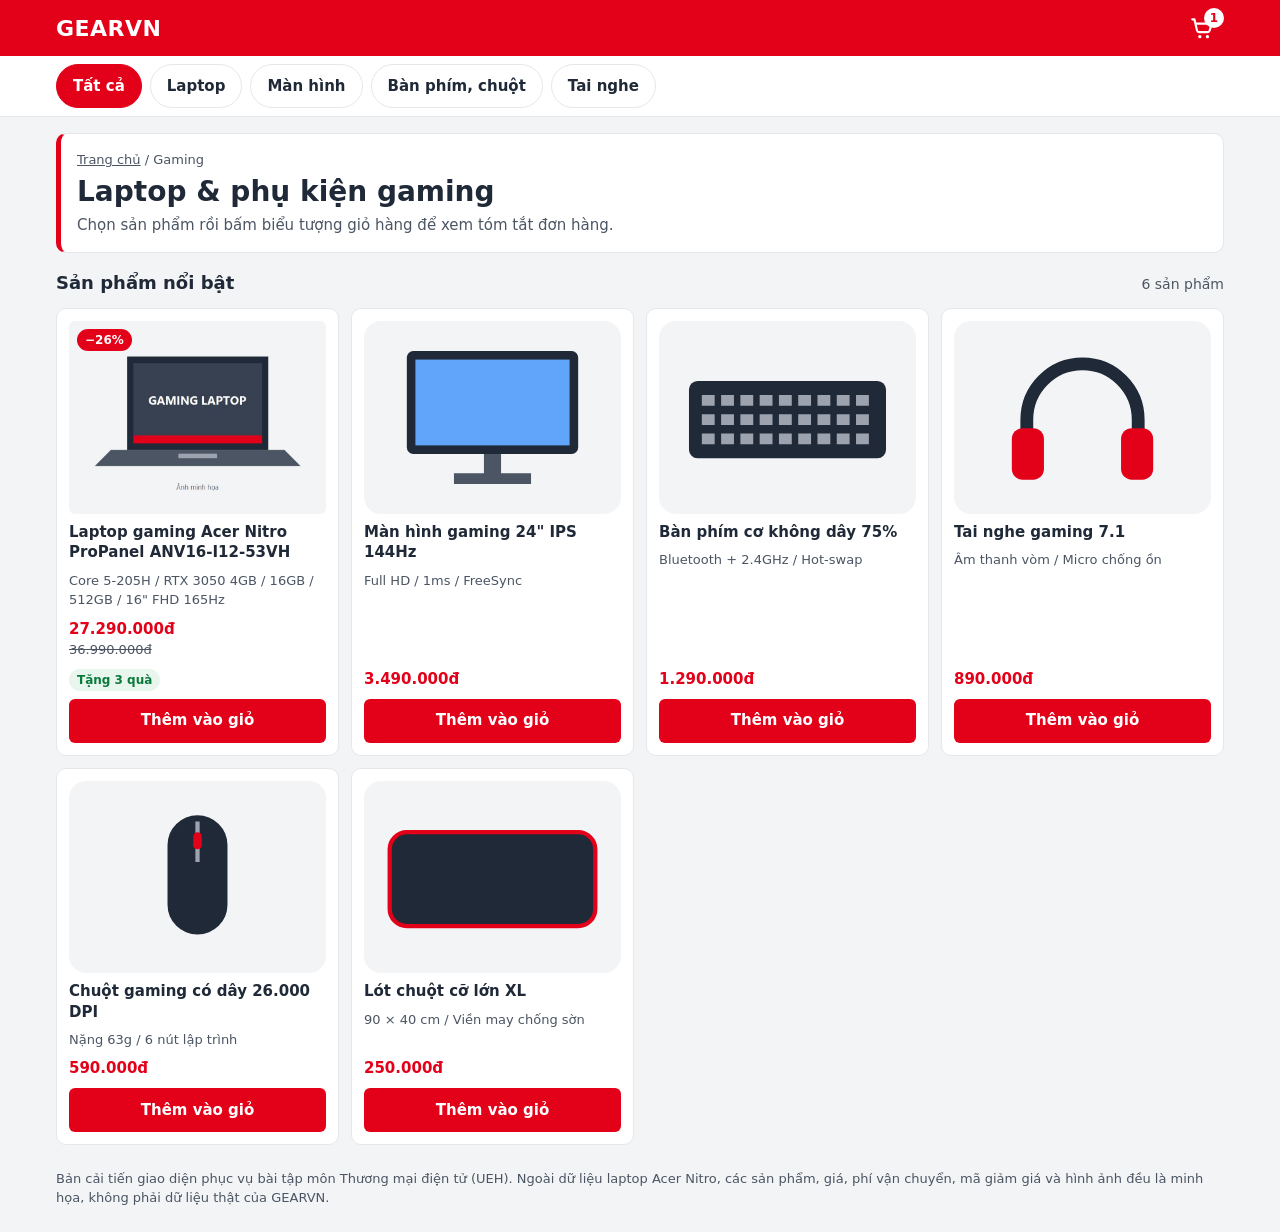
<file: index.html>
<!DOCTYPE html>
<html lang="vi">
<head>
  <meta charset="UTF-8">
  <meta name="viewport" content="width=device-width, initial-scale=1">
  <title>Laptop &amp; phụ kiện gaming – GEARVN (bản cải tiến)</title>
  <link rel="stylesheet" href="css/style.css">
  <script src="js/script.js" defer></script>
</head>
<body>
  <!-- ===== Đầu trang ===== -->
  <header class="site-header">
    <div class="site-header__inner">
      <a class="site-header__logo" href="index.html">GEARVN</a>
      <a class="site-header__cart" href="gio-hang.html" aria-label="Xem giỏ hàng">
        <svg class="site-header__cart-icon" viewBox="0 0 24 24" aria-hidden="true">
          <path d="M3 4h2l2.4 10.2a2 2 0 0 0 2 1.6h7.7a2 2 0 0 0 2-1.5L21 8H6.2" fill="none" stroke="currentColor" stroke-width="2" stroke-linecap="round" stroke-linejoin="round"/>
          <circle cx="10" cy="20" r="1.5" fill="currentColor"/>
          <circle cx="17" cy="20" r="1.5" fill="currentColor"/>
        </svg>
        <span class="site-header__badge" id="cart-badge">1</span>
      </a>
    </div>
  </header>

  <!-- ===== Danh mục sản phẩm ===== -->
  <nav class="category-bar" aria-label="Danh mục sản phẩm">
    <ul class="category-bar__list">
      <li><button class="category-bar__btn" type="button" data-category="all" aria-pressed="true">Tất cả</button></li>
      <li><button class="category-bar__btn" type="button" data-category="laptop" aria-pressed="false">Laptop</button></li>
      <li><button class="category-bar__btn" type="button" data-category="man-hinh" aria-pressed="false">Màn hình</button></li>
      <li><button class="category-bar__btn" type="button" data-category="ban-phim-chuot" aria-pressed="false">Bàn phím, chuột</button></li>
      <li><button class="category-bar__btn" type="button" data-category="tai-nghe" aria-pressed="false">Tai nghe</button></li>
    </ul>
  </nav>

  <main class="page">
    <!-- ===== Tiêu đề trang ===== -->
    <header class="page__header">
      <p class="page__crumb"><a href="index.html">Trang chủ</a> <span aria-hidden="true">/</span> Gaming</p>
      <h1 class="page__title">Laptop &amp; phụ kiện gaming</h1>
      <p class="page__lead">Chọn sản phẩm rồi bấm biểu tượng giỏ hàng để xem tóm tắt đơn hàng.</p>
    </header>

    <!-- ===== Khu vực sản phẩm ===== -->
    <section class="products" aria-labelledby="products-title">
      <div class="products__bar">
        <h2 id="products-title" class="section-title">Sản phẩm nổi bật</h2>
        <p class="products__count" id="products-count" aria-live="polite">6 sản phẩm</p>
      </div>

      <ul class="product-grid">
        <li class="product-card" data-id="acer-nitro" data-category="laptop">
          <div class="product-card__media">
            <img class="product-card__img" src="images/product-demo.jpg" alt="Laptop gaming Acer Nitro ProPanel ANV16" width="120" height="90">
            <span class="badge badge--sale product-card__tag">−26%</span>
          </div>
          <h3 class="product-card__name">Laptop gaming Acer Nitro ProPanel ANV16-I12-53VH</h3>
          <p class="product-card__spec">Core 5-205H / RTX 3050 4GB / 16GB / 512GB / 16" FHD 165Hz</p>
          <p class="product-card__price">
            <span class="price price--new">27.290.000đ</span>
            <del class="price price--old">36.990.000đ</del>
          </p>
          <p class="product-card__gift"><span class="badge badge--free">Tặng 3 quà</span></p>
          <button class="btn btn--primary btn--block" type="button" data-add>Thêm vào giỏ</button>
        </li>

        <li class="product-card" data-id="man-hinh" data-category="man-hinh">
          <div class="product-card__media">
            <img class="product-card__img" src="images/man-hinh.svg" alt="Màn hình gaming 24 inch IPS 144Hz" width="120" height="90">
          </div>
          <h3 class="product-card__name">Màn hình gaming 24" IPS 144Hz</h3>
          <p class="product-card__spec">Full HD / 1ms / FreeSync</p>
          <p class="product-card__price"><span class="price price--new">3.490.000đ</span></p>
          <button class="btn btn--primary btn--block" type="button" data-add>Thêm vào giỏ</button>
        </li>

        <li class="product-card" data-id="ban-phim" data-category="ban-phim-chuot">
          <div class="product-card__media">
            <img class="product-card__img" src="images/ban-phim.svg" alt="Bàn phím cơ không dây layout 75%" width="120" height="90">
          </div>
          <h3 class="product-card__name">Bàn phím cơ không dây 75%</h3>
          <p class="product-card__spec">Bluetooth + 2.4GHz / Hot-swap</p>
          <p class="product-card__price"><span class="price price--new">1.290.000đ</span></p>
          <button class="btn btn--primary btn--block" type="button" data-add>Thêm vào giỏ</button>
        </li>

        <li class="product-card" data-id="tai-nghe" data-category="tai-nghe">
          <div class="product-card__media">
            <img class="product-card__img" src="images/tai-nghe.svg" alt="Tai nghe gaming âm thanh vòm 7.1" width="120" height="90">
          </div>
          <h3 class="product-card__name">Tai nghe gaming 7.1</h3>
          <p class="product-card__spec">Âm thanh vòm / Micro chống ồn</p>
          <p class="product-card__price"><span class="price price--new">890.000đ</span></p>
          <button class="btn btn--primary btn--block" type="button" data-add>Thêm vào giỏ</button>
        </li>

        <li class="product-card" data-id="chuot" data-category="ban-phim-chuot">
          <div class="product-card__media">
            <img class="product-card__img" src="images/chuot.svg" alt="Chuột gaming có dây" width="120" height="90">
          </div>
          <h3 class="product-card__name">Chuột gaming có dây 26.000 DPI</h3>
          <p class="product-card__spec">Nặng 63g / 6 nút lập trình</p>
          <p class="product-card__price"><span class="price price--new">590.000đ</span></p>
          <button class="btn btn--primary btn--block" type="button" data-add>Thêm vào giỏ</button>
        </li>

        <li class="product-card" data-id="lot-chuot" data-category="ban-phim-chuot">
          <div class="product-card__media">
            <img class="product-card__img" src="images/lot-chuot.svg" alt="Lót chuột cỡ lớn XL viền đỏ" width="120" height="90">
          </div>
          <h3 class="product-card__name">Lót chuột cỡ lớn XL</h3>
          <p class="product-card__spec">90 × 40 cm / Viền may chống sờn</p>
          <p class="product-card__price"><span class="price price--new">250.000đ</span></p>
          <button class="btn btn--primary btn--block" type="button" data-add>Thêm vào giỏ</button>
        </li>
      </ul>
    </section>
  </main>

  <footer class="site-footer">
    <p>Bản cải tiến giao diện phục vụ bài tập môn Thương mại điện tử (UEH). Ngoài dữ liệu laptop Acer Nitro, các sản phẩm, giá, phí vận chuyển, mã giảm giá và hình ảnh đều là minh họa, không phải dữ liệu thật của GEARVN.</p>
  </footer>

  <!-- Thông báo ngắn sau mỗi thao tác -->
  <p class="toast" id="toast" role="status" aria-live="polite"></p>
</body>
</html>
</file>
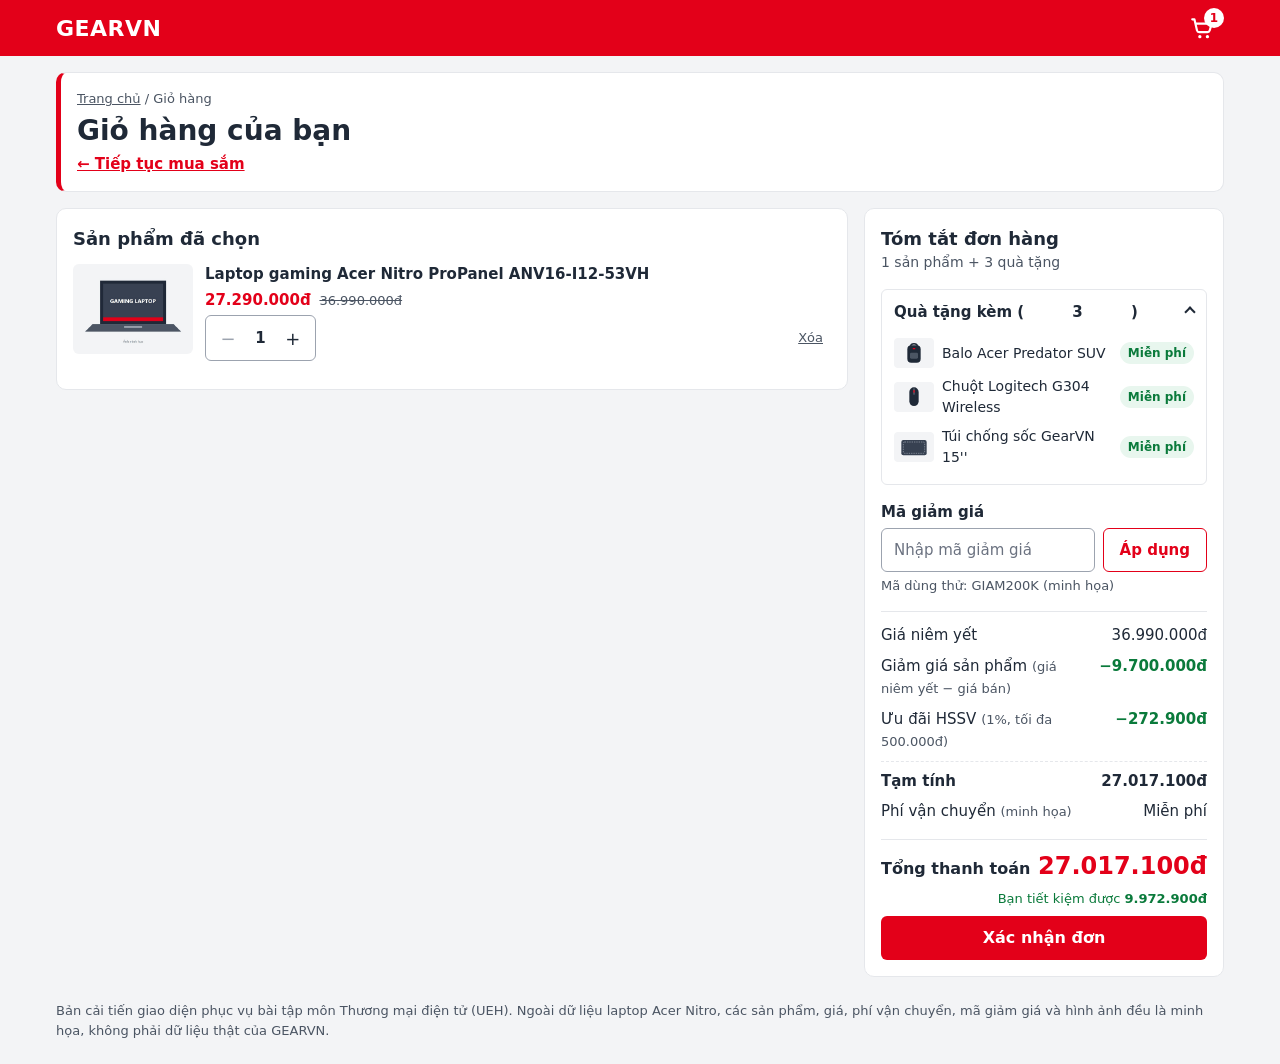
<file: gio-hang.html>
<!DOCTYPE html>
<html lang="vi">
<head>
  <meta charset="UTF-8">
  <meta name="viewport" content="width=device-width, initial-scale=1">
  <title>Giỏ hàng – GEARVN (bản cải tiến)</title>
  <link rel="stylesheet" href="css/style.css">
  <script src="js/script.js" defer></script>
</head>
<body class="cart-page">
  <!-- ===== Đầu trang ===== -->
  <header class="site-header">
    <div class="site-header__inner">
      <a class="site-header__logo" href="index.html">GEARVN</a>
      <a class="site-header__cart" href="gio-hang.html" aria-label="Xem giỏ hàng" aria-current="page">
        <svg class="site-header__cart-icon" viewBox="0 0 24 24" aria-hidden="true">
          <path d="M3 4h2l2.4 10.2a2 2 0 0 0 2 1.6h7.7a2 2 0 0 0 2-1.5L21 8H6.2" fill="none" stroke="currentColor" stroke-width="2" stroke-linecap="round" stroke-linejoin="round"/>
          <circle cx="10" cy="20" r="1.5" fill="currentColor"/>
          <circle cx="17" cy="20" r="1.5" fill="currentColor"/>
        </svg>
        <span class="site-header__badge" id="cart-badge">1</span>
      </a>
    </div>
  </header>

  <main class="page">
    <!-- ===== Tiêu đề trang ===== -->
    <header class="page__header">
      <p class="page__crumb"><a href="index.html">Trang chủ</a> <span aria-hidden="true">/</span> Giỏ hàng</p>
      <h1 class="page__title">Giỏ hàng của bạn</h1>
      <p class="page__lead"><a class="page__back" href="index.html">← Tiếp tục mua sắm</a></p>
    </header>

    <div class="cart-layout">
      <!-- ===== Danh sách sản phẩm trong giỏ ===== -->
      <section class="cart-list" aria-labelledby="cart-title">
        <h2 id="cart-title" class="section-title" tabindex="-1">Sản phẩm đã chọn</h2>
        <ul class="cart-list__items" id="cart-items">
          <!-- JS vẽ từ mẫu #cart-item-tpl -->
        </ul>
        <p class="cart-list__empty" id="cart-empty" hidden>
          Giỏ hàng đang trống. <a href="index.html">Chọn sản phẩm</a>
        </p>
      </section>

      <!-- ===== Tóm tắt đơn hàng (phần cải tiến): đọc như hóa đơn ===== -->
      <section class="cart-summary" aria-labelledby="summary-title">
        <header class="cart-summary__header">
          <h2 id="summary-title" class="section-title">Tóm tắt đơn hàng</h2>
          <p class="cart-summary__count" id="cart-count">1 sản phẩm + 3 quà tặng</p>
        </header>

        <!-- 1. Quà tặng kèm laptop (thu gọn/mở được) -->
        <details class="cart-summary__gifts" id="cart-gifts" open>
          <summary class="cart-summary__gifts-toggle">Quà tặng kèm (<span id="gift-count">3</span>)</summary>
          <ul class="gift-list">
            <li class="gift-list__item">
              <img class="gift-list__img" src="images/balo.svg" alt="" width="40" height="30">
              <span class="gift-list__name">Balo Acer Predator SUV</span>
              <span class="badge badge--free">Miễn phí</span>
            </li>
            <li class="gift-list__item">
              <img class="gift-list__img" src="images/chuot.svg" alt="" width="40" height="30">
              <span class="gift-list__name">Chuột Logitech G304 Wireless</span>
              <span class="badge badge--free">Miễn phí</span>
            </li>
            <li class="gift-list__item">
              <img class="gift-list__img" src="images/tui-chong-soc.svg" alt="" width="40" height="30">
              <span class="gift-list__name">Túi chống sốc GearVN 15''</span>
              <span class="badge badge--free">Miễn phí</span>
            </li>
          </ul>
        </details>

        <!-- 2. Mã giảm giá -->
        <form class="coupon" id="coupon-form" novalidate>
          <label class="coupon__label" for="coupon-input">Mã giảm giá</label>
          <div class="coupon__row">
            <input class="coupon__input" id="coupon-input" name="coupon" type="text"
                   autocomplete="off" placeholder="Nhập mã giảm giá"
                   aria-describedby="coupon-hint coupon-msg">
            <button class="btn btn--outline" type="submit">Áp dụng</button>
          </div>
          <p class="coupon__hint" id="coupon-hint">Mã dùng thử: GIAM200K (minh họa)</p>
          <p class="coupon__msg" id="coupon-msg" role="status" aria-live="polite"></p>
        </form>

        <!-- 3. Chi tiết thanh toán -->
        <dl class="cart-summary__details">
          <div class="cart-summary__row">
            <dt>Giá niêm yết</dt>
            <dd class="amount" id="list-total">36.990.000đ</dd>
          </div>
          <div class="cart-summary__row" id="product-discount-row">
            <dt>Giảm giá sản phẩm <span class="cart-summary__note">(giá niêm yết − giá bán)</span></dt>
            <dd class="amount amount--discount" id="product-discount">−9.700.000đ</dd>
          </div>
          <div class="cart-summary__row">
            <dt>Ưu đãi HSSV <span class="cart-summary__note">(1%, tối đa 500.000đ)</span></dt>
            <dd class="amount amount--discount" id="student-discount">−272.900đ</dd>
          </div>
          <div class="cart-summary__row" id="coupon-row" hidden>
            <dt>Mã giảm giá <span class="cart-summary__note" id="coupon-row-code"></span></dt>
            <dd class="amount amount--discount" id="coupon-row-amount">−0đ</dd>
          </div>
          <div class="cart-summary__row cart-summary__row--subtotal">
            <dt>Tạm tính</dt>
            <dd class="amount" id="subtotal">27.017.100đ</dd>
          </div>
          <div class="cart-summary__row">
            <dt>Phí vận chuyển <span class="cart-summary__note">(minh họa)</span></dt>
            <dd class="amount">Miễn phí</dd>
          </div>
        </dl>

        <!-- 4. Tổng thanh toán + nút xác nhận (dính đáy trên điện thoại) -->
        <form class="checkout-bar" id="order-form">
          <div class="checkout-bar__total">
            <span class="checkout-bar__label">Tổng thanh toán</span>
            <span class="checkout-bar__amount" id="total">27.017.100đ</span>
          </div>
          <p class="checkout-bar__saving">Bạn tiết kiệm được <strong id="saving">9.972.900đ</strong></p>
          <button class="btn btn--primary checkout-bar__btn" id="order-btn" type="submit">Xác nhận đơn</button>
        </form>
      </section>
    </div>
  </main>

  <footer class="site-footer">
    <p>Bản cải tiến giao diện phục vụ bài tập môn Thương mại điện tử (UEH). Ngoài dữ liệu laptop Acer Nitro, các sản phẩm, giá, phí vận chuyển, mã giảm giá và hình ảnh đều là minh họa, không phải dữ liệu thật của GEARVN.</p>
  </footer>

  <p class="toast" id="toast" role="status" aria-live="polite"></p>

  <!-- Mẫu một dòng sản phẩm trong giỏ (JS nhân bản) -->
  <template id="cart-item-tpl">
    <li class="cart-item">
      <img class="cart-item__thumb" src="" alt="" width="96" height="72">
      <div class="cart-item__info">
        <p class="cart-item__name"></p>
        <p class="cart-item__price">
          <span class="price price--new"></span>
          <del class="price price--old"></del>
        </p>
        <div class="cart-item__actions">
          <div class="qty" role="group">
            <button class="qty__btn" type="button" data-dec>−</button>
            <span class="qty__value" aria-live="polite"></span>
            <button class="qty__btn" type="button" data-inc>+</button>
          </div>
          <button class="btn-link" type="button" data-remove>Xóa</button>
        </div>
      </div>
    </li>
  </template>
</body>
</html>
</file>
<file: css/style.css>
/* ===== 1. Biến ===== */
:root {
  --color-brand: #e30019;
  --color-brand-dark: #b80014;
  --color-discount: #0a7a3b;
  --color-discount-bg: #e8f6ee;
  --color-error: #b91c1c;
  --color-error-bg: #fdecec;
  --color-text: #1f2937;
  --color-muted: #4b5563;
  --color-border: #e5e7eb;
  --color-bg: #f3f4f6;
  --color-surface: #ffffff;
  --color-focus: #1d4ed8;

  --radius: 10px;
  --radius-sm: 6px;
  --space-1: 4px;
  --space-2: 8px;
  --space-3: 12px;
  --space-4: 16px;
  --space-5: 24px;

  --tap-size: 44px;      /* chiều cao tối thiểu nút/ô nhập */
  --bar-height: 112px;   /* chừa chỗ cho thanh tổng tiền trên điện thoại */
  --font: system-ui, -apple-system, "Segoe UI", Roboto, Arial, sans-serif;
}

/* ===== 2. Reset ===== */
*,
*::before,
*::after { box-sizing: border-box; }

body, h1, h2, h3, p, ul, dl, dd { margin: 0; }
ul { padding: 0; list-style: none; }
img { display: block; max-width: 100%; height: auto; }
button, input { font: inherit; color: inherit; }

body {
  font-family: var(--font);
  font-size: 15px;
  line-height: 1.5;
  color: var(--color-text);
  background: var(--color-bg);
}
/* Trang giỏ hàng: chừa chỗ để thanh dính đáy không che nội dung */
.cart-page { padding-bottom: var(--bar-height); }

/* Viền focus rõ khi dùng phím Tab */
:focus-visible {
  outline: 3px solid var(--color-focus);
  outline-offset: 2px;
}

/* ===== 3. Bố cục ===== */
.site-header { background: var(--color-brand); color: #fff; }
.site-header__inner,
.page,
.site-footer {
  max-width: 1200px;
  margin: 0 auto;
  padding-inline: var(--space-4);
}
.site-header__inner {
  display: flex;
  align-items: center;
  justify-content: space-between;
  min-height: 56px;
}
.page { padding-block: var(--space-4) var(--space-5); }

/* Khối tiêu đề trang */
.page__header {
  margin-bottom: var(--space-4);
  padding: var(--space-4);
  background: var(--color-surface);
  border: 1px solid var(--color-border);
  border-left: 5px solid var(--color-brand);
  border-radius: var(--radius);
}
.page__crumb { font-size: 0.8125rem; color: var(--color-muted); margin-bottom: var(--space-1); }
.page__crumb a { color: var(--color-muted); }
.page__title { font-size: 1.5rem; line-height: 1.3; }
.page__lead { margin-top: var(--space-1); color: var(--color-muted); }

/* Thanh danh mục: cuộn ngang trên điện thoại */
.category-bar {
  background: var(--color-surface);
  border-bottom: 1px solid var(--color-border);
}
.category-bar__list {
  display: flex;
  gap: var(--space-2);
  max-width: 1200px;
  margin: 0 auto;
  padding: var(--space-2) var(--space-4);
  overflow-x: auto;
}
.category-bar__btn {
  min-height: var(--tap-size);
  padding: 0 var(--space-4);
  border: 1px solid var(--color-border);
  border-radius: 999px;
  background: #fff;
  font-weight: 600;
  white-space: nowrap;
  cursor: pointer;
}

/* Trang giỏ hàng – điện thoại: một cột, danh sách trước, tóm tắt sau */
.cart-layout {
  display: grid;
  grid-template-columns: minmax(0, 1fr);
  gap: var(--space-4);
}

.site-footer {
  padding-block: 0 var(--space-5);
  font-size: 0.8125rem;
  color: var(--color-muted);
}

/* ===== 4. Thành phần ===== */

/* Đầu trang */
.site-header__logo {
  font-size: 1.375rem;
  font-weight: 800;
  letter-spacing: 0.5px;
  color: #fff;
  text-decoration: none;
}
.site-header__cart {
  position: relative;
  display: inline-flex;
  align-items: center;
  justify-content: center;
  width: var(--tap-size);
  height: var(--tap-size);
  color: #fff;
}
.site-header__cart-icon { width: 26px; height: 26px; }
.site-header__badge {
  position: absolute;
  top: 2px;
  right: 0;
  min-width: 20px;
  height: 20px;
  padding: 0 5px;
  border-radius: 10px;
  background: #fff;
  color: var(--color-brand);
  font-size: 0.75rem;
  font-weight: 700;
  line-height: 20px;
  text-align: center;
}
.site-header :focus-visible { outline-color: #fff; }

.section-title { font-size: 1.125rem; }

/* Giá */
.price { font-variant-numeric: tabular-nums; }
.price--new { color: var(--color-brand); font-weight: 700; }
.price--old { color: var(--color-muted); font-size: 0.8125rem; margin-left: var(--space-1); }

/* Nhãn */
.badge {
  display: inline-block;
  padding: 2px var(--space-2);
  border-radius: 999px;
  font-size: 0.75rem;
  font-weight: 600;
  white-space: nowrap;
}
.badge--free { background: var(--color-discount-bg); color: var(--color-discount); }
.badge--sale { background: var(--color-brand); color: #fff; }

/* Nút */
.btn {
  display: inline-flex;
  align-items: center;
  justify-content: center;
  min-height: var(--tap-size);
  padding: 0 var(--space-4);
  border: 1px solid transparent;
  border-radius: var(--radius-sm);
  font-weight: 600;
  cursor: pointer;
  white-space: nowrap;
}
.btn--primary { background: var(--color-brand); color: #fff; }
.btn--outline { background: #fff; color: var(--color-brand); border-color: var(--color-brand); }
.btn--block { width: 100%; }
.btn-link {
  min-height: var(--tap-size);
  padding: 0 var(--space-2);
  border: 0;
  background: none;
  color: var(--color-muted);
  font-size: 0.8125rem;
  text-decoration: underline;
  cursor: pointer;
}

/* --- Khu vực sản phẩm --- */
.products__bar {
  display: flex;
  justify-content: space-between;
  align-items: baseline;
  margin-bottom: var(--space-3);
}
.products__count { font-size: 0.875rem; color: var(--color-muted); }

/* Lưới sản phẩm: 2 cột trên điện thoại */
.product-grid {
  display: grid;
  grid-template-columns: repeat(2, minmax(0, 1fr));
  gap: var(--space-3);
}
.product-card {
  display: flex;
  flex-direction: column;
  gap: var(--space-2);
  padding: var(--space-3);
  background: var(--color-surface);
  border: 1px solid var(--color-border);
  border-radius: var(--radius);
}
.product-card__media { position: relative; }
.product-card__img {
  width: 100%;
  aspect-ratio: 4 / 3;
  border-radius: var(--radius-sm);
}
.product-card__tag { position: absolute; top: var(--space-2); left: var(--space-2); }
.product-card__name {
  font-size: 0.9375rem;
  line-height: 1.35;
  /* Tên dài: tối đa 3 dòng */
  display: -webkit-box;
  -webkit-line-clamp: 3;
  -webkit-box-orient: vertical;
  overflow: hidden;
}
.product-card__spec { font-size: 0.8125rem; color: var(--color-muted); }
.product-card__price { margin-top: auto; } /* đẩy giá + nút xuống đáy để các thẻ thẳng hàng */
.product-card__price .price--old { display: block; margin-left: 0; }

/* --- Tóm tắt đơn hàng --- */
.cart-summary {
  display: flex;
  flex-direction: column;
  gap: var(--space-4);
  padding: var(--space-4);
  background: var(--color-surface);
  border: 1px solid var(--color-border);
  border-radius: var(--radius);
}
.cart-summary__count { font-size: 0.875rem; color: var(--color-muted); }

/* --- Danh sách sản phẩm trong giỏ --- */
.page__back { color: var(--color-brand); font-weight: 600; }
.cart-list {
  padding: var(--space-4);
  background: var(--color-surface);
  border: 1px solid var(--color-border);
  border-radius: var(--radius);
}
.cart-list__items { margin-top: var(--space-3); }
.cart-list__empty { margin-top: var(--space-3); color: var(--color-muted); }
.cart-list__empty a { color: var(--color-brand); font-weight: 600; }
.cart-item {
  display: flex;
  gap: var(--space-3);
  align-items: flex-start;
  padding-block: var(--space-3);
  border-top: 1px solid var(--color-border);
}
.cart-item:first-child { border-top: 0; padding-top: 0; }
.cart-item__thumb { flex: none; width: 80px; border-radius: var(--radius-sm); }
.cart-item__info { flex: 1; min-width: 0; display: flex; flex-direction: column; gap: var(--space-1); }
.cart-item__name { font-weight: 600; line-height: 1.35; }
.cart-item__actions {
  display: flex;
  justify-content: space-between;
  align-items: center;
  gap: var(--space-2);
}

/* Ô chỉnh số lượng − n + */
.qty {
  display: inline-flex;
  align-items: center;
  border: 1px solid #9ca3af;
  border-radius: var(--radius-sm);
}
.qty__btn {
  width: var(--tap-size);
  height: var(--tap-size);
  border: 0;
  background: none;
  font-size: 1.125rem;
  cursor: pointer;
}
.qty__value { min-width: 2ch; text-align: center; font-weight: 600; font-variant-numeric: tabular-nums; }

/* Quà tặng */
.cart-summary__gifts { border: 1px solid var(--color-border); border-radius: var(--radius-sm); }
.cart-summary__gifts-toggle {
  display: flex;
  align-items: center;
  justify-content: space-between;
  min-height: var(--tap-size);
  padding: 0 var(--space-3);
  font-weight: 600;
  cursor: pointer;
  list-style: none;
}
.cart-summary__gifts-toggle::-webkit-details-marker { display: none; }
.cart-summary__gifts-toggle::after {
  content: "";
  width: 8px;
  height: 8px;
  border-right: 2px solid currentColor;
  border-bottom: 2px solid currentColor;
  transform: rotate(45deg);
  transition: transform 0.2s;
}
.gift-list { padding: 0 var(--space-3) var(--space-3); }
.gift-list__item {
  display: flex;
  align-items: center;
  gap: var(--space-2);
  padding-block: var(--space-1);
  font-size: 0.875rem;
}
.gift-list__img { flex: none; width: 40px; border-radius: 4px; }
.gift-list__name { flex: 1; min-width: 0; }

/* Mã giảm giá */
.coupon__label { display: block; font-weight: 600; margin-bottom: var(--space-1); }
.coupon__row { display: flex; gap: var(--space-2); }
.coupon__input {
  flex: 1;
  min-width: 0;
  min-height: var(--tap-size);
  padding: 0 var(--space-3);
  border: 1px solid #9ca3af;
  border-radius: var(--radius-sm);
  background: #fff;
  text-transform: uppercase;
}
.coupon__input::placeholder { text-transform: none; color: #6b7280; }
.coupon__hint { margin-top: var(--space-1); font-size: 0.8125rem; color: var(--color-muted); }
.coupon__msg {
  margin-top: var(--space-2);
  padding: var(--space-2) var(--space-3);
  border-radius: var(--radius-sm);
  font-size: 0.875rem;
}

/* Chi tiết thanh toán: dòng "tên – số tiền" */
.cart-summary__details {
  display: flex;
  flex-direction: column;
  gap: var(--space-2);
  padding-top: var(--space-3);
  border-top: 1px solid var(--color-border);
}
.cart-summary__row {
  display: flex;
  justify-content: space-between;
  align-items: baseline;
  gap: var(--space-3);
}
.cart-summary__row dt { flex: 1; min-width: 0; }
.cart-summary__note { font-size: 0.8125rem; color: var(--color-muted); }
.cart-summary__row--subtotal {
  padding-top: var(--space-2);
  border-top: 1px dashed var(--color-border);
  font-weight: 600;
}
.amount { font-variant-numeric: tabular-nums; white-space: nowrap; }
.amount--discount { color: var(--color-discount); font-weight: 600; }

/* Thanh tổng tiền: dính đáy màn hình trên điện thoại */
.checkout-bar {
  position: fixed;
  left: 0;
  right: 0;
  bottom: 0;
  z-index: 10;
  display: grid;
  grid-template-columns: minmax(0, 1fr) auto;
  grid-template-areas:
    "total  btn"
    "saving btn";
  column-gap: var(--space-3);
  align-items: center;
  padding: var(--space-3) var(--space-4) calc(var(--space-3) + env(safe-area-inset-bottom, 0px));
  background: var(--color-surface);
  border-top: 1px solid var(--color-border);
  box-shadow: 0 -6px 16px rgba(0, 0, 0, 0.08);
}
.checkout-bar__total { grid-area: total; display: flex; flex-direction: column; }
.checkout-bar__label { font-size: 0.8125rem; font-weight: 600; }
.checkout-bar__amount {
  font-size: 1.375rem;
  font-weight: 800;
  line-height: 1.2;
  color: var(--color-brand);
  font-variant-numeric: tabular-nums;
  white-space: nowrap;
}
.checkout-bar__saving { grid-area: saving; font-size: 0.8125rem; color: var(--color-discount); }
.checkout-bar__btn { grid-area: btn; font-size: 1rem; }

/* Thông báo ngắn */
.toast {
  position: fixed;
  left: 50%;
  bottom: var(--space-5);
  z-index: 20;
  max-width: calc(100% - 2 * var(--space-4));
  padding: var(--space-2) var(--space-4);
  border-radius: var(--radius-sm);
  background: var(--color-text);
  color: #fff;
  font-size: 0.875rem;
  transform: translateX(-50%);
  box-shadow: 0 4px 12px rgba(0, 0, 0, 0.2);
}

/* ===== 5. Trạng thái ===== */
.btn--primary:hover { background: var(--color-brand-dark); }
.btn--outline:hover { background: #fff1f2; }
.btn:disabled { background: #d1d5db; color: var(--color-muted); cursor: not-allowed; }
.btn-link:hover { color: var(--color-brand); }
.qty__btn:hover { color: var(--color-brand); }
.qty__btn:disabled { color: #9ca3af; cursor: not-allowed; }
.cart-page .toast { bottom: calc(var(--bar-height) + var(--space-2)); } /* nằm trên thanh tổng tiền */
.product-card:hover { border-color: #f3a5ad; }
.category-bar__btn:hover { border-color: var(--color-brand); color: var(--color-brand); }
.category-bar__btn[aria-pressed="true"] {
  background: var(--color-brand);
  border-color: var(--color-brand);
  color: #fff;
}
.cart-summary__gifts[open] > .cart-summary__gifts-toggle::after { transform: rotate(-135deg); }

.coupon__input[aria-invalid="true"] { border-color: var(--color-error); }
.coupon__msg:empty,
.toast:empty { display: none; }
.coupon__msg--success { background: var(--color-discount-bg); color: var(--color-discount); }
.coupon__msg--error { background: var(--color-error-bg); color: var(--color-error); }

[hidden] { display: none !important; }

/* ===== 6. Media query ===== */

/* Máy tính bảng: 3 cột sản phẩm */
@media (min-width: 768px) {
  .product-grid { grid-template-columns: repeat(3, minmax(0, 1fr)); }
  .page__title { font-size: 1.75rem; }
}

/* Máy tính: trang sản phẩm 4 cột; giỏ hàng – danh sách trái, tóm tắt phải (dính khi cuộn) */
@media (min-width: 1024px) {
  .product-grid { grid-template-columns: repeat(4, minmax(0, 1fr)); }
  .cart-page { padding-bottom: 0; }
  .cart-item__thumb { width: 120px; }
  .cart-layout {
    grid-template-columns: minmax(0, 1fr) 360px;
    align-items: start;
  }
  .cart-summary {
    position: sticky;
    top: var(--space-4);
  }
  /* Thanh tổng tiền trở về trong khung tóm tắt */
  .checkout-bar {
    position: static;
    grid-template-columns: minmax(0, 1fr);
    grid-template-areas: "total" "saving" "btn";
    row-gap: var(--space-2);
    padding: var(--space-3) 0 0;
    box-shadow: none;
  }
  .checkout-bar__total { flex-direction: row; justify-content: space-between; align-items: baseline; }
  .checkout-bar__label { font-size: 1rem; }
  .checkout-bar__amount { font-size: 1.5rem; }
  .checkout-bar__saving { text-align: right; }
  .checkout-bar__btn { width: 100%; }
  .cart-page .toast { bottom: var(--space-5); }
}
</file>
